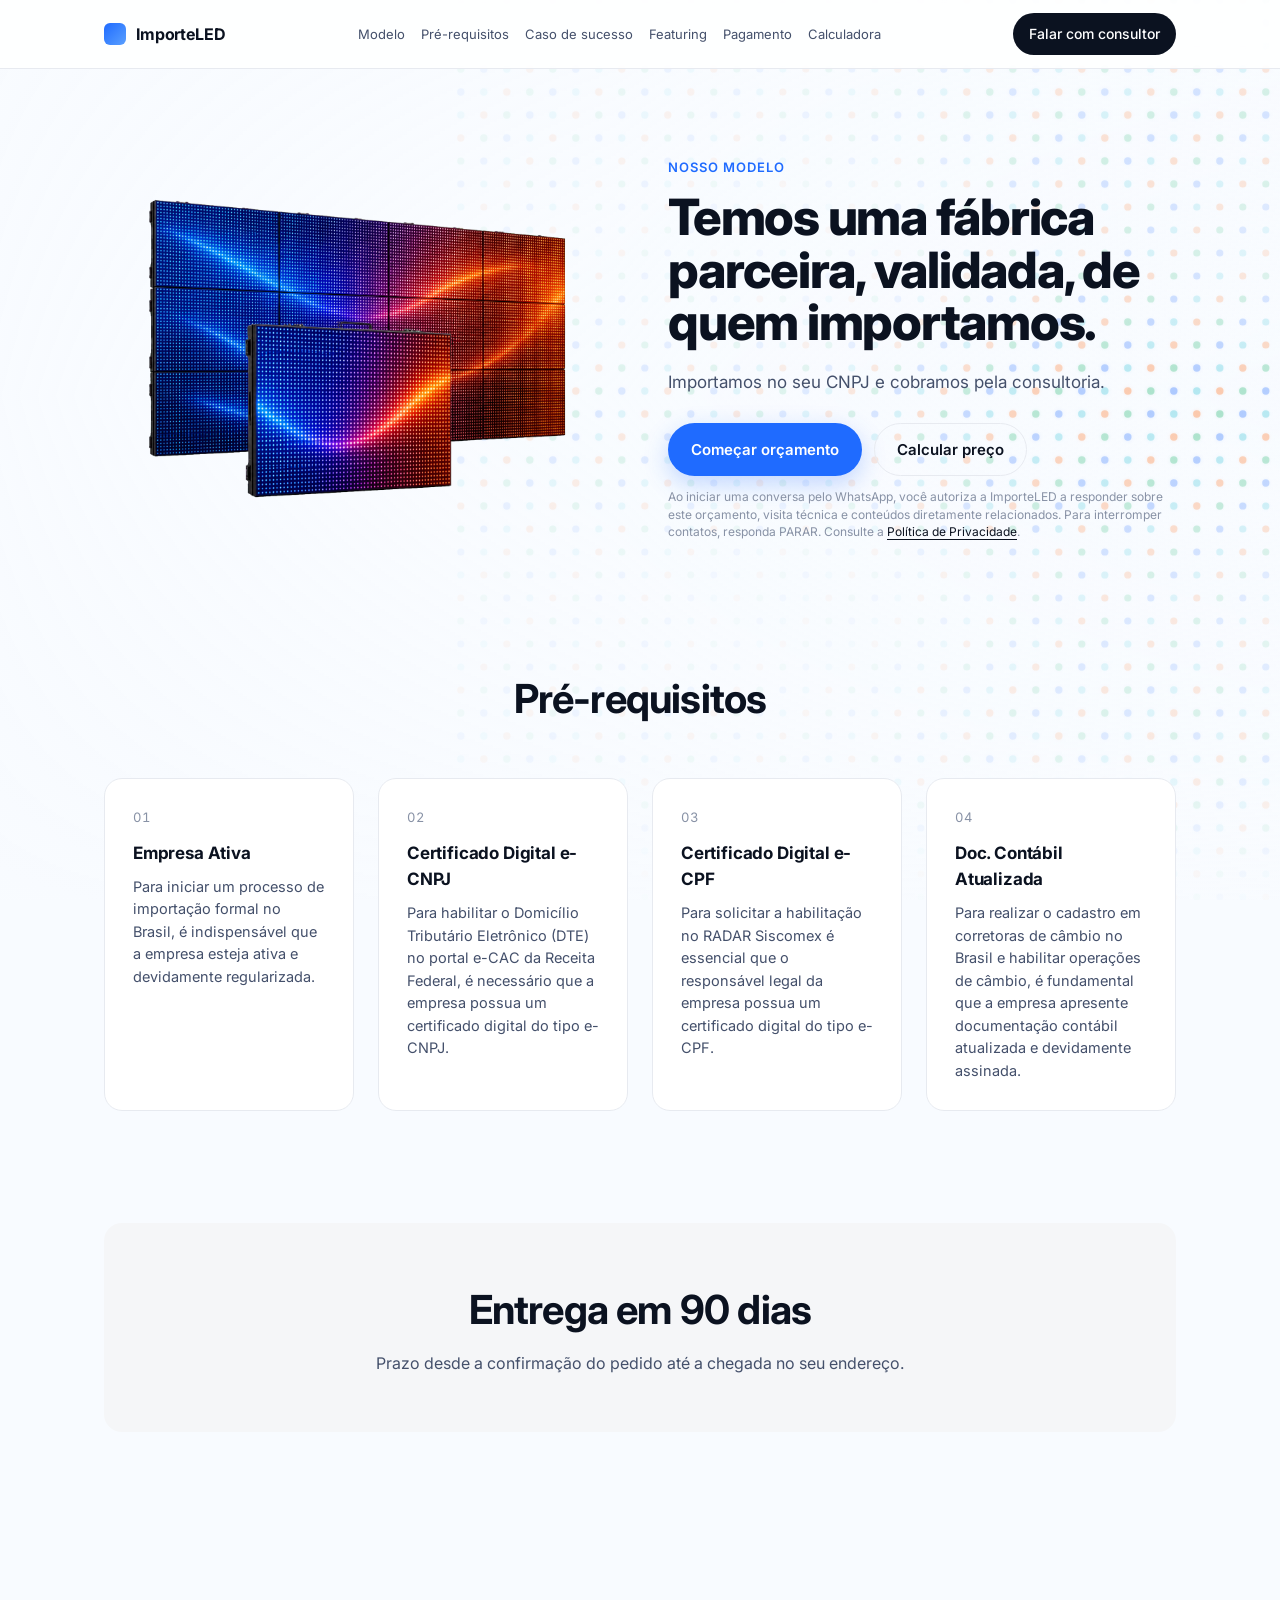
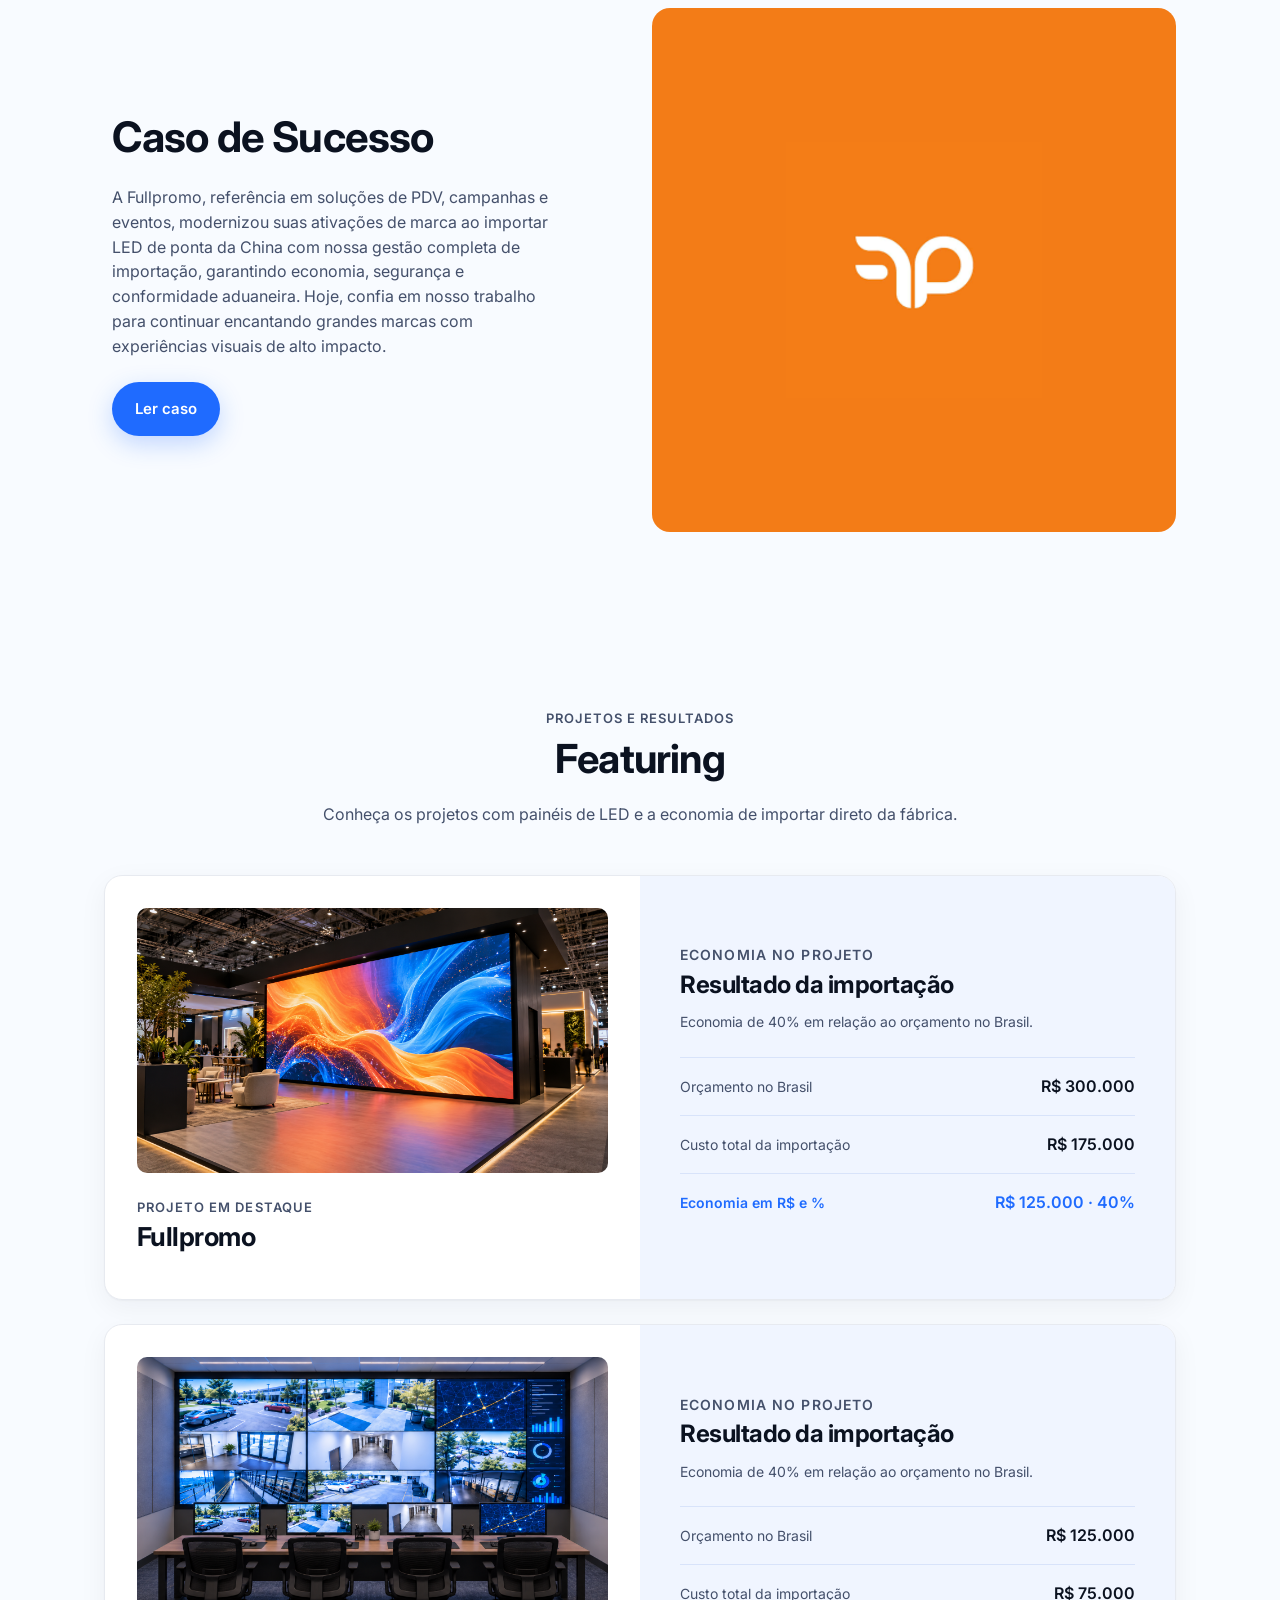
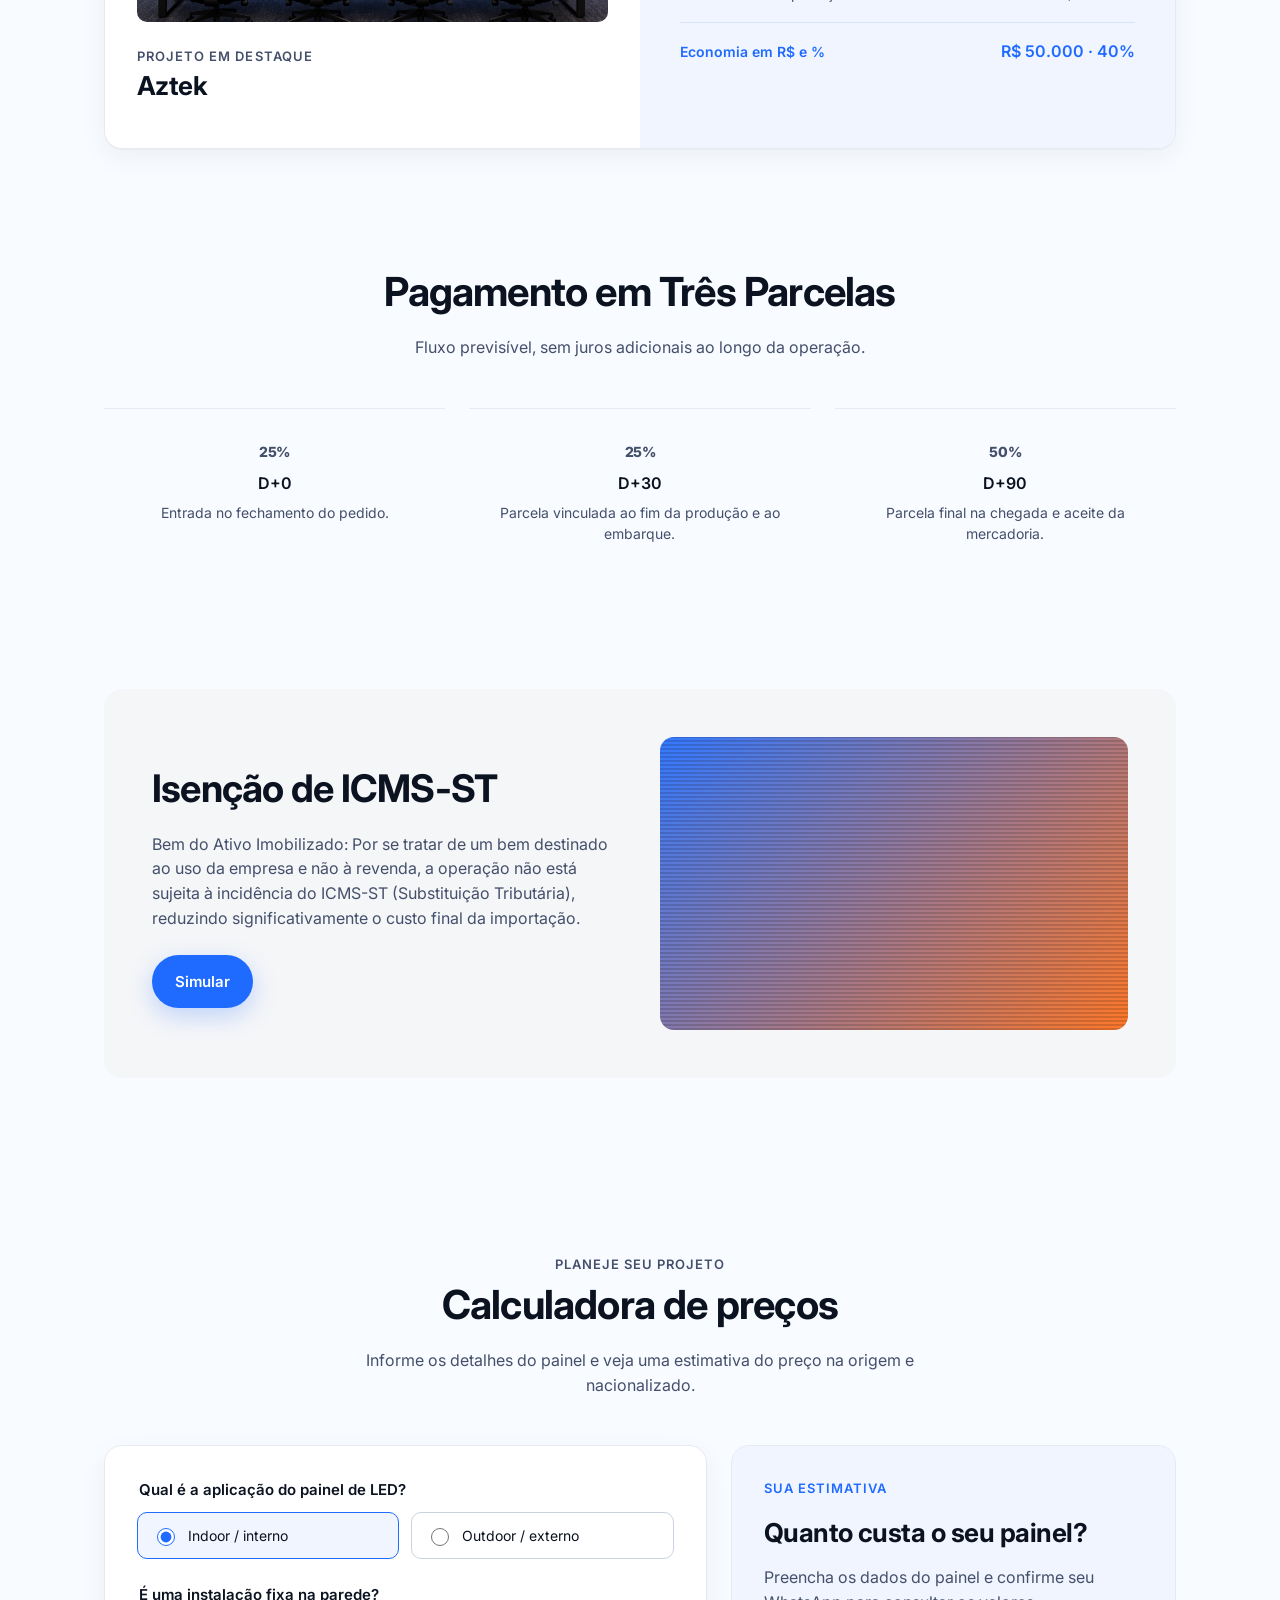
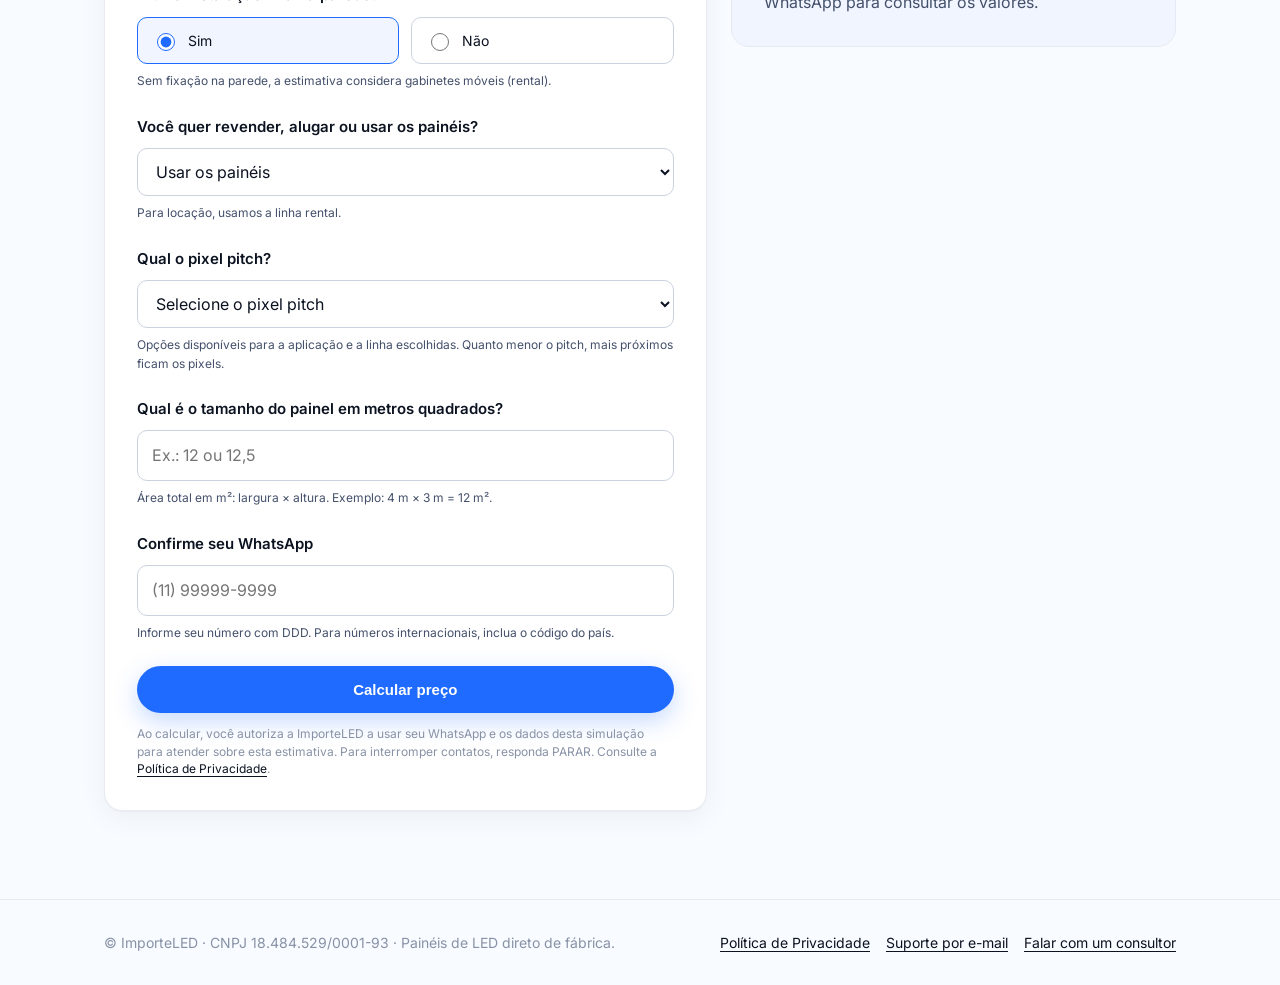
<file: index.html>
<!doctype html>
<html lang="pt-BR">
  <head>
    <meta charset="utf-8" />
    <meta name="viewport" content="width=device-width, initial-scale=1" />
    <title>ImporteLED | Painéis de LED direto de fábrica.</title>
    <meta
      name="description"
      content="Painéis de LED importados com preço nacionalizado, consultoria de importação e atendimento por WhatsApp mediante autorização."
    />
    <!-- Hotjar Tracking Code for ImporteLED -->
    <script>
      (function(h,o,t,j,a,r){
          h.hj=h.hj||function(){(h.hj.q=h.hj.q||[]).push(arguments)};
          h._hjSettings={hjid:6703658,hjsv:6};
          a=o.getElementsByTagName('head')[0];
          r=o.createElement('script');r.async=1;
          r.src=t+h._hjSettings.hjid+j+h._hjSettings.hjsv;
          a.appendChild(r);
      })(window,document,'https://static.hotjar.com/c/hotjar-','.js?sv=');
    </script>
    <link rel="preconnect" href="https://fonts.googleapis.com" />
    <link rel="preconnect" href="https://fonts.gstatic.com" crossorigin />
    <link
      href="https://fonts.googleapis.com/css2?family=Inter:wght@400;500;600;700;800&display=swap"
      rel="stylesheet"
    />
    <style>
      :root {
        --bg: #ffffff;
        --surface: #f5f6f8;
        --ink: #0b1220;
        --ink-soft: #44506b;
        --muted: #8892a6;
        --line: #e7eaf0;
        --accent: #1f6bff;
        --accent-ink: #ffffff;
        --orange: #ff6a13;
        --radius: 18px;
        --radius-sm: 10px;
        --maxw: 1120px;
        --shadow: 0 1px 2px rgba(10, 20, 40, 0.04), 0 8px 28px rgba(10, 20, 40, 0.05);
      }

      * { box-sizing: border-box; }

      html, body { margin: 0; padding: 0; }

      html {
        scroll-padding-top: 88px;
      }

      body {
        font-family: "Inter", -apple-system, BlinkMacSystemFont, "Segoe UI", Roboto, sans-serif;
        color: var(--ink);
        background: #f8fbff;
        line-height: 1.55;
        -webkit-font-smoothing: antialiased;
        -moz-osx-font-smoothing: grayscale;
      }

      a { color: inherit; text-decoration: none; }

      #led-canvas,
      .backdrop {
        position: fixed;
        inset: 0;
        width: 100%;
        height: 100%;
      }

      #led-canvas {
        z-index: 0;
      }

      .backdrop {
        z-index: 1;
        pointer-events: none;
        background:
          linear-gradient(90deg, rgba(248, 251, 255, 0.96), rgba(248, 251, 255, 0.78) 48%, rgba(248, 251, 255, 0.42)),
          linear-gradient(0deg, rgba(248, 251, 255, 0.94), rgba(248, 251, 255, 0.26) 56%, rgba(248, 251, 255, 0.76));
      }

      .site-header,
      main,
      .site-footer {
        position: relative;
        z-index: 2;
      }

      .container {
        max-width: var(--maxw);
        margin: 0 auto;
        padding: 0 24px;
      }

      /* Header */
      .site-header {
        position: sticky;
        top: 0;
        background: rgba(255, 255, 255, 0.85);
        backdrop-filter: saturate(140%) blur(14px);
        -webkit-backdrop-filter: saturate(140%) blur(14px);
        border-bottom: 1px solid var(--line);
        z-index: 20;
      }
      .site-header .container {
        display: flex;
        align-items: center;
        justify-content: space-between;
        height: 68px;
      }
      .brand {
        display: inline-flex;
        align-items: center;
        gap: 10px;
        font-weight: 700;
        letter-spacing: -0.01em;
      }
      .brand-mark {
        width: 22px;
        height: 22px;
        border-radius: 6px;
        background: linear-gradient(135deg, var(--accent), #5aa0ff);
      }
      .nav {
        display: flex;
        gap: 28px;
        color: var(--ink-soft);
        font-size: 14.5px;
      }
      .nav a:hover { color: var(--ink); }
      .nav-cta {
        display: inline-flex;
        align-items: center;
        gap: 8px;
        padding: 10px 16px;
        background: var(--ink);
        color: #fff;
        border-radius: 999px;
        font-size: 14px;
        font-weight: 500;
      }
      .nav-cta:hover { background: #1a2235; }

      @media (max-width: 980px) {
        .nav { display: none; }
      }

      /* Hero / Nosso Modelo */
      .hero {
        padding: 80px 0 56px;
      }
      .hero-grid {
        display: grid;
        grid-template-columns: 1fr 1fr;
        gap: 56px;
        align-items: center;
      }
      .hero-visual {
        background: transparent;
        border-radius: var(--radius);
        aspect-ratio: 4 / 3;
        display: grid;
        place-items: center;
      }
      .hero-visual img {
        display: block;
        width: 100%;
        height: 100%;
        object-fit: contain;
      }
      .eyebrow {
        color: var(--accent);
        font-size: 13px;
        font-weight: 600;
        letter-spacing: 0.08em;
        text-transform: uppercase;
        margin: 0 0 14px;
      }
      h1 {
        font-size: 50px;
        line-height: 1.05;
        letter-spacing: -0.025em;
        margin: 0 0 20px;
        font-weight: 800;
      }
      .lead {
        color: var(--ink-soft);
        font-size: 17px;
        max-width: 520px;
        margin: 0 0 28px;
      }
      .btn {
        display: inline-flex;
        align-items: center;
        gap: 10px;
        padding: 14px 22px;
        border-radius: 999px;
        font-weight: 600;
        font-size: 15px;
        border: 1px solid transparent;
        cursor: pointer;
        transition: transform .15s ease, background .15s ease, box-shadow .15s ease;
      }
      .btn-primary {
        background: var(--accent);
        color: var(--accent-ink);
        box-shadow: 0 8px 24px rgba(31, 107, 255, 0.25);
      }
      .btn-primary:hover { background: #155ae0; transform: translateY(-1px); }
      .btn-ghost {
        background: transparent;
        color: var(--ink);
        border-color: var(--line);
      }
      .btn-ghost:hover { border-color: var(--ink); }
      .consent-note {
        color: var(--muted);
        font-size: 12px;
        line-height: 1.45;
        max-width: 520px;
        margin: 12px 0 0;
      }
      .consent-note a,
      .legal-links a {
        color: var(--ink);
        text-decoration: underline;
        text-underline-offset: 3px;
      }

      @media (max-width: 860px) {
        .hero { padding: 56px 0 40px; }
        .hero-grid { grid-template-columns: 1fr; gap: 32px; }
      }

      /* Section */
      section.block {
        padding: 88px 0;
        scroll-margin-top: 88px;
      }
      .section-head {
        text-align: center;
        max-width: 640px;
        margin: 0 auto 48px;
      }
      .section-head h2 {
        font-size: clamp(28px, 3.4vw, 40px);
        letter-spacing: -0.02em;
        margin: 0 0 12px;
        font-weight: 700;
      }
      .section-head p {
        color: var(--ink-soft);
        margin: 0;
      }

      /* Pré-requisitos */
      .requirements {
        display: grid;
        grid-template-columns: repeat(4, 1fr);
        gap: 24px;
      }
      .req-card {
        padding: 28px;
        border-radius: var(--radius);
        border: 1px solid var(--line);
        background: #fff;
        transition: border-color .15s ease, transform .15s ease, box-shadow .15s ease;
      }
      .req-card:hover {
        border-color: #d7dce5;
        transform: translateY(-2px);
        box-shadow: var(--shadow);
      }
      .req-num {
        font-size: 13px;
        color: var(--muted);
        font-variant-numeric: tabular-nums;
        letter-spacing: 0.04em;
      }
      .req-card h3 {
        font-size: 17px;
        margin: 12px 0 10px;
        letter-spacing: -0.01em;
      }
      .req-card p {
        margin: 0;
        color: var(--ink-soft);
        font-size: 14.5px;
      }
      @media (max-width: 980px) { .requirements { grid-template-columns: repeat(2, 1fr); } }
      @media (max-width: 520px) { .requirements { grid-template-columns: 1fr; } }

      /* Banner simples */
      .banner {
        background: var(--surface);
        border-radius: var(--radius);
        padding: 56px 32px;
        text-align: center;
      }
      .banner h2 {
        font-size: clamp(28px, 3.4vw, 40px);
        margin: 0 0 10px;
        letter-spacing: -0.02em;
      }
      .banner p { color: var(--ink-soft); margin: 0; }

      /* Caso de Sucesso */
      .case-grid {
        display: grid;
        grid-template-columns: 1fr 1fr;
        gap: 24px;
        align-items: stretch;
      }
      .case-copy {
        padding: 12px 8px;
        display: flex;
        flex-direction: column;
        justify-content: center;
      }
      .case-copy h2 {
        font-size: clamp(30px, 3.6vw, 42px);
        letter-spacing: -0.02em;
        margin: 0 0 16px;
      }
      .case-copy p {
        color: var(--ink-soft);
        margin: 0 0 24px;
        max-width: 440px;
      }
      .case-visual {
        background: var(--orange);
        border-radius: var(--radius);
        min-height: 340px;
        overflow: hidden;
      }
      .case-visual img {
        display: block;
        width: 100%;
        height: 100%;
        min-height: 340px;
        object-fit: cover;
      }
      @media (max-width: 860px) { .case-grid { grid-template-columns: 1fr; } }

      /* Featuring */
      .featuring-card {
        display: grid;
        grid-template-columns: minmax(0, 1fr) minmax(0, 1fr);
        overflow: hidden;
        background: #fff;
        border: 1px solid var(--line);
        border-radius: var(--radius);
        box-shadow: var(--shadow);
      }
      .featuring-card + .featuring-card { margin-top: 24px; }
      .featuring-project { padding: 32px; }
      .featuring-photo {
        margin: 0 0 24px;
        overflow: hidden;
        border-radius: var(--radius-sm);
        background: var(--surface);
      }
      .featuring-photo img {
        display: block;
        width: 100%;
        height: auto;
        aspect-ratio: 16 / 9;
        object-fit: cover;
      }
      .featuring-photo figcaption {
        padding: 8px 12px;
        color: var(--ink-soft);
        font-size: 12px;
      }
      .featuring-project h3 {
        margin: 0 0 10px;
        font-size: 26px;
        letter-spacing: -0.02em;
      }
      .featuring-project > p { margin: 0; color: var(--ink-soft); }
      .featuring-savings {
        display: flex;
        flex-direction: column;
        justify-content: center;
        padding: 40px;
        background: #f0f5ff;
      }
      .featuring-savings h4 {
        margin: 0 0 8px;
        font-size: 24px;
        letter-spacing: -0.02em;
      }
      .featuring-savings > p {
        margin: 0;
        color: var(--ink-soft);
        font-size: 14px;
      }
      .featuring-costs { margin: 24px 0 0; }
      .featuring-costs > div {
        display: flex;
        justify-content: space-between;
        align-items: baseline;
        flex-wrap: wrap;
        gap: 8px 16px;
        padding: 16px 0;
        border-top: 1px solid #d8e3fa;
      }
      .featuring-costs dt { color: var(--ink-soft); font-size: 14px; }
      .featuring-costs dd { margin: 0; font-weight: 600; }
      .featuring-costs .featuring-total { color: var(--accent); }
      .featuring-costs .featuring-total dt { color: inherit; font-weight: 600; }
      @media (max-width: 860px) {
        .featuring-card { grid-template-columns: 1fr; }
      }
      @media (max-width: 520px) {
        .featuring-project, .featuring-savings { padding: 24px; }
      }

      /* Parcelas */
      .installments {
        display: grid;
        grid-template-columns: repeat(3, 1fr);
        gap: 24px;
        margin-top: 40px;
      }
      .inst-card {
        text-align: center;
        padding: 32px 20px;
        border-top: 1px solid var(--line);
      }
      .inst-pct {
        font-size: 56px;
        font-weight: 800;
        letter-spacing: -0.03em;
        margin: 0;
        color: var(--ink);
      }
      .inst-card h4 {
        margin: 8px 0 6px;
        font-size: 16px;
        font-weight: 600;
      }
      .inst-card p {
        margin: 0;
        color: var(--ink-soft);
        font-size: 14px;
      }
      @media (max-width: 720px) {
        .installments { grid-template-columns: 1fr; }
        .inst-card { border-top: 1px solid var(--line); }
      }

      /* ICMS */
      .icms {
        background: var(--surface);
        border-radius: var(--radius);
        padding: 48px;
        display: grid;
        grid-template-columns: 1fr 1fr;
        gap: 40px;
        align-items: center;
      }
      .icms h2 {
        font-size: clamp(28px, 3.4vw, 38px);
        letter-spacing: -0.02em;
        margin: 0 0 14px;
      }
      .icms p {
        color: var(--ink-soft);
        margin: 0 0 24px;
        max-width: 460px;
      }
      .icms-visual {
        aspect-ratio: 16 / 10;
        border-radius: 14px;
        background:
          linear-gradient(135deg, rgba(31,107,255,0.9), rgba(255,106,19,0.9)),
          repeating-linear-gradient(0deg, rgba(0,0,0,0.15) 0 2px, transparent 2px 4px);
        background-blend-mode: multiply;
      }
      @media (max-width: 860px) {
        .icms { grid-template-columns: 1fr; padding: 32px; }
      }

      /* Calculadora */
      .calculator-grid {
        display: grid;
        grid-template-columns: minmax(0, 1.15fr) minmax(0, .85fr);
        gap: 24px;
        align-items: start;
      }
      .calculator-form, .calculator-result {
        min-width: 0;
        padding: 32px;
        border: 1px solid var(--line);
        border-radius: var(--radius);
        background: #fff;
      }
      .calculator-form { box-shadow: var(--shadow); }
      .calculator-form [hidden] { display: none; }
      .calculator-question { margin: 0 0 24px; padding: 0; border: 0; min-width: 0; }
      .calculator-question legend, .calculator-question > label {
        display: block;
        margin-bottom: 10px;
        font-size: 15px;
        font-weight: 600;
      }
      .calculator-options { display: flex; gap: 12px; flex-wrap: wrap; }
      .calculator-choice {
        display: flex;
        flex: 1 1 120px;
        align-items: center;
        gap: 10px;
        padding: 12px 14px;
        border: 1px solid #cbd2df;
        border-radius: var(--radius-sm);
        cursor: pointer;
        font-size: 14px;
      }
      .calculator-choice:has(input:checked) { border-color: var(--accent); background: #f0f5ff; }
      .calculator-choice input { accent-color: var(--accent); width: 18px; height: 18px; flex-shrink: 0; }
      .calculator-question > input, .calculator-question select {
        display: block;
        width: 100%;
        min-height: 48px;
        padding: 12px 14px;
        border: 1px solid #cbd2df;
        border-radius: var(--radius-sm);
        background: #fff;
        color: var(--ink);
        font: inherit;
        font-size: 16px;
      }
      .calculator-form :is(input, select, button):focus-visible,
      .calculator-result a:focus-visible { outline: 3px solid var(--accent); outline-offset: 3px; }
      .calculator-help { margin: 8px 0 0; font-size: 12px; color: var(--ink-soft); }
      .calculator-form > .btn { width: 100%; justify-content: center; }
      .calculator-form > .btn:disabled { opacity: .65; cursor: wait; transform: none; }
      .calculator-status { margin: 16px 0 0; font-size: 14px; color: var(--ink-soft); }
      .calculator-status:empty { display: none; }
      .calculator-result { background: #f0f5ff; }
      .calculator-result h3 { margin: 0 0 12px; font-size: 26px; letter-spacing: -.02em; }
      .calculator-empty { color: var(--ink-soft); margin: 0; }
      .calculator-totals { margin: 24px 0; }
      .calculator-totals > div { padding: 20px 0; border-top: 1px solid #d8e3fa; }
      .calculator-totals dt { color: var(--ink-soft); font-size: 14px; }
      .calculator-totals dd { margin: 6px 0; font-size: clamp(26px, 3vw, 38px); line-height: 1.2; font-weight: 800; overflow-wrap: anywhere; }
      .calculator-totals .calculator-nationalized dd { color: var(--accent); }
      .calculator-unit { color: var(--ink-soft); font-size: 13px; }
      .calculator-details { margin: 0 0 24px; font-size: 14px; }
      .calculator-details > div { display: flex; flex-wrap: wrap; justify-content: space-between; gap: 8px; padding: 8px 0; }
      .calculator-details dt { color: var(--ink-soft); }
      .calculator-details dd { margin: 0; font-weight: 600; }
      .calculator-result [hidden] { display: none; }
      .site-header .nav { gap: 16px; font-size: 13px; }
      @media (max-width: 1080px) { .site-header .nav { display: none; } }
      @media (max-width: 860px) { .calculator-grid { grid-template-columns: 1fr; } }
      @media (max-width: 520px) { .calculator-form, .calculator-result { padding: 24px; } }

      /* Footer */
      footer.site-footer {
        border-top: 1px solid var(--line);
        padding: 32px 0;
        color: var(--muted);
        font-size: 14px;
      }
      .footer-inner {
        display: flex;
        justify-content: space-between;
        align-items: center;
        gap: 16px;
        flex-wrap: wrap;
      }
      .legal-links {
        display: inline-flex;
        gap: 16px;
        flex-wrap: wrap;
      }
      .footer-inner a:hover { color: var(--ink); }
    </style>
  </head>
  <body>
    <canvas id="led-canvas" aria-hidden="true"></canvas>
    <div class="backdrop" aria-hidden="true"></div>

    <header class="site-header">
      <div class="container">
        <a class="brand" href="index.html" aria-label="ImporteLED">
          <span class="brand-mark" aria-hidden="true"></span>
          <span>ImporteLED</span>
        </a>
        <nav class="nav" aria-label="Navegação principal">
          <a href="#modelo">Modelo</a>
          <a href="#requisitos">Pré-requisitos</a>
          <a href="#caso">Caso de sucesso</a>
          <a href="#featuring">Featuring</a>
          <a href="#pagamento">Pagamento</a>
          <a href="#calculadora">Calculadora</a>
        </nav>
        <a
          class="nav-cta"
          href="https://wa.me/5551980295513?text=Ol%C3%A1%2C%20autorizo%20a%20ImporteLED%20a%20me%20atender%20pelo%20WhatsApp%20sobre%20pain%C3%A9is%20de%20LED%20e%20consultoria%20de%20importa%C3%A7%C3%A3o.%20Se%20eu%20pedir%20PARAR%2C%20n%C3%A3o%20quero%20receber%20novos%20contatos."
          rel="noopener"
        >Falar com consultor</a>
      </div>
    </header>

    <main id="top">
      <!-- Hero / Nosso Modelo -->
      <section class="block hero" id="modelo">
        <div class="container hero-grid">
          <div class="hero-visual">
            <img src="assets/hero-led-panels-featured.png" alt="Painéis de LED vistos de frente com um módulo em destaque" />
          </div>
          <div>
            <p class="eyebrow">Nosso Modelo</p>
            <h1>Temos uma fábrica parceira, validada, de quem importamos.</h1>
            <p class="lead">
              Importamos no seu CNPJ e cobramos pela consultoria.
            </p>
            <div style="display:flex; gap:12px; flex-wrap:wrap;">
              <a class="btn btn-primary" href="https://api.whatsapp.com/send/?phone=5551980295513&text=Ol%C3%A1%2C+autorizo+a+ImporteLED+a+me+atender+pelo+WhatsApp+sobre+pain%C3%A9is+de+LED+e+consultoria+de+importa%C3%A7%C3%A3o.+Se+eu+pedir+PARAR%2C+n%C3%A3o+quero+receber+novos+contatos.&type=phone_number&app_absent=0">Começar orçamento</a>
              <a class="btn btn-ghost" href="#calculadora">Calcular preço</a>
            </div>
            <p class="consent-note">
              Ao iniciar uma conversa pelo WhatsApp, você autoriza a ImporteLED a responder sobre este orçamento,
              visita técnica e conteúdos diretamente relacionados. Para interromper contatos, responda PARAR.
              Consulte a <a href="politica-privacidade.html">Política de Privacidade</a>.
            </p>
          </div>
        </div>
      </section>

      <!-- Pré-requisitos -->
      <section class="block" id="requisitos" style="padding-top:40px;">
        <div class="container">
          <div class="section-head">
            <h2>Pré-requisitos</h2>
          </div>
          <div class="requirements">
            <article class="req-card">
              <div class="req-num">01</div>
              <h3>Empresa Ativa</h3>
              <p>
                Para iniciar um processo de importação formal no Brasil, é indispensável que a empresa esteja ativa
                e devidamente regularizada.
              </p>
            </article>
            <article class="req-card">
              <div class="req-num">02</div>
              <h3>Certificado Digital e-CNPJ</h3>
              <p>
                Para habilitar o Domicílio Tributário Eletrônico (DTE) no portal e-CAC da Receita Federal, é
                necessário que a empresa possua um certificado digital do tipo e-CNPJ.
              </p>
            </article>
            <article class="req-card">
              <div class="req-num">03</div>
              <h3>Certificado Digital e-CPF</h3>
              <p>
                Para solicitar a habilitação no RADAR Siscomex é essencial que o responsável legal da empresa
                possua um certificado digital do tipo e-CPF.
              </p>
            </article>
            <article class="req-card">
              <div class="req-num">04</div>
              <h3>Doc. Contábil Atualizada</h3>
              <p>
                Para realizar o cadastro em corretoras de câmbio no Brasil e habilitar operações de câmbio, é
                fundamental que a empresa apresente documentação contábil atualizada e devidamente assinada.
              </p>
            </article>
          </div>
        </div>
      </section>

      <!-- Banner: Entrega em 90 dias -->
      <section class="block" style="padding-top:24px;">
        <div class="container">
          <div class="banner">
            <h2>Entrega em 90 dias</h2>
            <p>Prazo desde a confirmação do pedido até a chegada no seu endereço.</p>
          </div>
        </div>
      </section>

      <!-- Caso de Sucesso -->
      <section class="block" id="caso">
        <div class="container case-grid">
          <div class="case-copy">
            <h2>Caso de Sucesso</h2>
            <p>
              A Fullpromo, referência em soluções de PDV, campanhas e eventos, modernizou suas ativações de marca
              ao importar LED de ponta da China com nossa gestão completa de importação, garantindo economia,
              segurança e conformidade aduaneira. Hoje, confia em nosso trabalho para continuar encantando
              grandes marcas com experiências visuais de alto impacto.
            </p>
            <div>
              <a class="btn btn-primary" href="#caso">Ler caso</a>
            </div>
          </div>
          <div class="case-visual">
            <img src="assets/fullpromo-case.png" alt="Logotipo da Fullpromo em fundo laranja" />
          </div>
        </div>
      </section>

      <!-- Featuring: adicionar novos projetos e valores confirmados nesta seção. -->
      <section class="block" id="featuring" aria-labelledby="featuring-title">
        <div class="container">
          <div class="section-head">
            <p class="eyebrow">Projetos e resultados</p>
            <h2 id="featuring-title">Featuring</h2>
            <p>Conheça os projetos com painéis de LED e a economia de importar direto da fábrica.</p>
          </div>
          <article class="featuring-card" aria-labelledby="featuring-fullpromo">
            <div class="featuring-project">
              <figure class="featuring-photo">
                <img src="assets/fullpromo-installation.png" alt="Simulação de um painel de LED instalado em um estande de evento" loading="lazy" width="1672" height="941" />
              </figure>
              <p class="eyebrow">Projeto em destaque</p>
              <h3 id="featuring-fullpromo">Fullpromo</h3>
            </div>
            <div class="featuring-savings">
              <p class="eyebrow">Economia no projeto</p>
              <h4>Resultado da importação</h4>
              <p>Economia de 40% em relação ao orçamento no Brasil.</p>
              <!-- Comparar orçamentos de mesmo escopo e incluir todos os custos da importação. -->
              <dl class="featuring-costs">
                <div>
                  <dt>Orçamento no Brasil</dt>
                  <dd>R$ 300.000</dd>
                </div>
                <div>
                  <dt>Custo total da importação</dt>
                  <dd>R$ 175.000</dd>
                </div>
                <div class="featuring-total">
                  <dt>Economia em R$ e %</dt>
                  <dd>R$ 125.000 · 40%</dd>
                </div>
              </dl>
            </div>
          </article>
          <article class="featuring-card" aria-labelledby="featuring-aztek">
            <div class="featuring-project">
              <figure class="featuring-photo">
                <img src="assets/aztek-control-room-v4.png" alt="Simulação de sala de controle com quatro estações, cada monitor exibindo uma parte diferente do painel de LED na parede" loading="lazy" width="1672" height="941" />
              </figure>
              <p class="eyebrow">Projeto em destaque</p>
              <h3 id="featuring-aztek">Aztek</h3>
            </div>
            <div class="featuring-savings">
              <p class="eyebrow">Economia no projeto</p>
              <h4>Resultado da importação</h4>
              <p>Economia de 40% em relação ao orçamento no Brasil.</p>
              <dl class="featuring-costs">
                <div>
                  <dt>Orçamento no Brasil</dt>
                  <dd>R$ 125.000</dd>
                </div>
                <div>
                  <dt>Custo total da importação</dt>
                  <dd>R$ 75.000</dd>
                </div>
                <div class="featuring-total">
                  <dt>Economia em R$ e %</dt>
                  <dd>R$ 50.000 · 40%</dd>
                </div>
              </dl>
            </div>
          </article>
        </div>
      </section>

      <!-- Pagamento -->
      <section class="block" id="pagamento" style="padding-top:24px;">
        <div class="container">
          <div class="section-head">
            <h2>Pagamento em Três Parcelas</h2>
            <p>Fluxo previsível, sem juros adicionais ao longo da operação.</p>
          </div>
          <div class="installments">
            <div class="inst-card">
              <p class="inst-pct">25%</p>
              <h4>D+0</h4>
              <p>Entrada no fechamento do pedido.</p>
            </div>
            <div class="inst-card">
              <p class="inst-pct">25%</p>
              <h4>D+30</h4>
              <p>Parcela vinculada ao fim da produção e ao embarque.</p>
            </div>
            <div class="inst-card">
              <p class="inst-pct">50%</p>
              <h4>D+90</h4>
              <p>Parcela final na chegada e aceite da mercadoria.</p>
            </div>
          </div>
        </div>
      </section>

      <!-- ICMS-ST -->
      <section class="block" style="padding-top:24px;">
        <div class="container">
          <div class="icms">
            <div>
              <h2>Isenção de ICMS-ST</h2>
              <p>
                Bem do Ativo Imobilizado: Por se tratar de um bem destinado ao uso da empresa
                e não à revenda, a operação não está sujeita à incidência do ICMS-ST
                (Substituição Tributária), reduzindo significativamente o custo final da importação.
              </p>
              <a class="btn btn-primary" href="https://api.whatsapp.com/send/?phone=5551980295513&text=Ol%C3%A1%2C+autorizo+a+ImporteLED+a+me+atender+pelo+WhatsApp+sobre+pain%C3%A9is+de+LED+e+consultoria+de+importa%C3%A7%C3%A3o.+Se+eu+pedir+PARAR%2C+n%C3%A3o+quero+receber+novos+contatos.&type=phone_number&app_absent=0">Simular</a>
            </div>
            <div class="icms-visual" aria-hidden="true"></div>
          </div>
        </div>
      </section>
      <!-- Calculadora de preços -->
      <section class="block" id="calculadora" aria-labelledby="calculator-title">
        <div class="container">
          <div class="section-head">
            <p class="eyebrow">Planeje seu projeto</p>
            <h2 id="calculator-title">Calculadora de preços</h2>
            <p>Informe os detalhes do painel e veja uma estimativa do preço na origem e nacionalizado.</p>
          </div>
          <div class="calculator-grid">
            <form class="calculator-form" id="led-calculator" data-alert-endpoint="https://formsubmit.co/ajax/thiago@caring.com.br" aria-label="Calcular preço do painel de LED">
              <fieldset class="calculator-question">
                <legend>Qual é a aplicação do painel de LED?</legend>
                <div class="calculator-options">
                  <label class="calculator-choice"><input type="radio" name="application" value="indoor" required checked />Indoor / interno</label>
                  <label class="calculator-choice"><input type="radio" name="application" value="outdoor" required />Outdoor / externo</label>
                </div>
              </fieldset>
              <fieldset class="calculator-question" aria-describedby="calculator-wall-help">
                <legend>É uma instalação fixa na parede?</legend>
                <div class="calculator-options">
                  <label class="calculator-choice"><input type="radio" name="wall" value="yes" required checked />Sim</label>
                  <label class="calculator-choice"><input type="radio" name="wall" value="no" required />Não</label>
                </div>
                <p class="calculator-help" id="calculator-wall-help">Sem fixação na parede, a estimativa considera gabinetes móveis (rental).</p>
              </fieldset>
              <div class="calculator-question">
                <label for="calculator-purpose">Você quer revender, alugar ou usar os painéis?</label>
                <select id="calculator-purpose" name="purpose" aria-describedby="calculator-purpose-help" required>
                  <option value="use">Usar os painéis</option>
                  <option value="resale">Revender os painéis</option>
                  <option value="rental">Alugar para terceiros / locação</option>
                </select>
                <p class="calculator-help" id="calculator-purpose-help">Para locação, usamos a linha rental.</p>
              </div>
              <div class="calculator-question">
                <label for="calculator-pitch">Qual o pixel pitch?</label>
                <select id="calculator-pitch" name="pitch" aria-describedby="calculator-pitch-help" required disabled>
                  <option value="">Carregando opções…</option>
                </select>
                <p class="calculator-help" id="calculator-pitch-help">Opções disponíveis para a aplicação e a linha escolhidas. Quanto menor o pitch, mais próximos ficam os pixels.</p>
                <button class="btn btn-ghost" id="calculator-retry-prices" type="button" hidden>Tentar carregar opções novamente</button>
              </div>
              <div class="calculator-question">
                <label for="calculator-area">Qual é o tamanho do painel em metros quadrados?</label>
                <input id="calculator-area" name="area" type="text" inputmode="decimal" placeholder="Ex.: 12 ou 12,5" pattern="[0-9]+([.,][0-9]+)?" maxlength="12" aria-describedby="calculator-area-help" required />
                <p class="calculator-help" id="calculator-area-help">Área total em m²: largura × altura. Exemplo: 4 m × 3 m = 12 m².</p>
              </div>
              <div class="calculator-question">
                <label for="calculator-whatsapp">Confirme seu WhatsApp</label>
                <input id="calculator-whatsapp" name="whatsapp" type="tel" autocomplete="tel" placeholder="(11) 99999-9999" maxlength="25" aria-describedby="calculator-whatsapp-help" required />
                <p class="calculator-help" id="calculator-whatsapp-help">Informe seu número com DDD. Para números internacionais, inclua o código do país.</p>
              </div>
              <button class="btn btn-primary" type="submit">Calcular preço</button>
              <p class="consent-note">Ao calcular, você autoriza a ImporteLED a usar seu WhatsApp e os dados desta simulação para atender sobre esta estimativa. Para interromper contatos, responda PARAR. Consulte a <a href="politica-privacidade.html">Política de Privacidade</a>.</p>
              <p class="calculator-status" id="calculator-status" role="status" aria-live="polite"></p>
              <noscript><p>Ative o JavaScript para calcular os preços.</p></noscript>
            </form>
            <aside class="calculator-result" aria-labelledby="calculator-result-title">
              <p class="eyebrow">Sua estimativa</p>
              <h3 id="calculator-result-title">Quanto custa o seu painel?</h3>
              <p class="calculator-empty" id="calculator-empty">Preencha os dados do painel e confirme seu WhatsApp para consultar os valores.</p>
              <div id="calculator-values" hidden>
                <dl class="calculator-totals">
                  <div>
                    <dt>Preço total na origem · US$</dt>
                    <dd id="calculator-origin-total"></dd>
                    <span class="calculator-unit" id="calculator-origin-unit"></span>
                  </div>
                  <div class="calculator-nationalized">
                    <dt>Preço total nacionalizado · R$</dt>
                    <dd id="calculator-nationalized-total"></dd>
                    <span class="calculator-unit" id="calculator-nationalized-unit"></span>
                    <p class="calculator-help" id="calculator-ptax-reference"></p>
                  </div>
                </dl>
                <dl class="calculator-details">
                  <div><dt>Área do painel</dt><dd id="calculator-summary-area"></dd></div>
                  <div><dt>Linha selecionada</dt><dd id="calculator-summary-family"></dd></div>
                  <div><dt>Pixel pitch</dt><dd id="calculator-summary-pitch"></dd></div>
                  <div><dt>LED de referência</dt><dd id="calculator-summary-lamp"></dd></div>
                  <div><dt>Finalidade</dt><dd id="calculator-summary-purpose"></dd></div>
                </dl>
                <p class="calculator-help">Estimativa pela tabela de preços do site, usando o menor preço disponível para o pitch selecionado. Instalação e estrutura de suporte não estão incluídas. O orçamento final depende da validação do projeto.</p>
                <br />
                <a class="btn btn-primary" id="calculator-consultant" href="https://wa.me/5551980295513" rel="noopener">Validar com um consultor</a>
                <p class="consent-note">Ao abrir a conversa, você autoriza o atendimento sobre esta estimativa. Para interromper contatos, responda PARAR.</p>
              </div>
            </aside>
          </div>
        </div>
      </section>

    </main>

    <footer class="site-footer">
      <div class="container footer-inner">
        <span>© ImporteLED · CNPJ 18.484.529/0001-93 · Painéis de LED direto de fábrica.</span>
        <span class="legal-links">
          <a href="politica-privacidade.html">Política de Privacidade</a>
          <a href="mailto:thiago@caring.com.br">Suporte por e-mail</a>
          <a
            href="https://wa.me/5551980295513?text=Ol%C3%A1%2C%20autorizo%20a%20ImporteLED%20a%20me%20atender%20pelo%20WhatsApp%20sobre%20pain%C3%A9is%20de%20LED%20e%20consultoria%20de%20importa%C3%A7%C3%A3o.%20Se%20eu%20pedir%20PARAR%2C%20n%C3%A3o%20quero%20receber%20novos%20contatos."
            rel="noopener"
          >Falar com um consultor</a>
        </span>
      </div>
    </footer>
    <script src="assets/led-prices.js" defer></script>
    <script src="assets/ptax.js?v=cotacao-5-50" defer></script>
    <script src="assets/led-calculator.js?v=cotacao-fixa-2" defer></script>
    <script>
      const canvas = document.querySelector("#led-canvas");
      const ctx = canvas.getContext("2d");
      let width = 0;
      let height = 0;
      let pixelRatio = 1;
      let time = 0;

      function resizeCanvas() {
        pixelRatio = Math.min(window.devicePixelRatio || 1, 2);
        width = canvas.clientWidth;
        height = canvas.clientHeight;
        canvas.width = Math.floor(width * pixelRatio);
        canvas.height = Math.floor(height * pixelRatio);
        ctx.setTransform(pixelRatio, 0, 0, pixelRatio, 0, 0);
      }

      function drawLedWall() {
        time += 0.012;
        ctx.clearRect(0, 0, width, height);
        ctx.fillStyle = "#f8fbff";
        ctx.fillRect(0, 0, width, height);

        const gap = width < 640 ? 18 : 23;
        const dot = width < 640 ? 2.6 : 3.4;
        const startX = width < 980 ? width * 0.08 : width * 0.36;
        const colors = [
          [31, 107, 255],
          [49, 193, 214],
          [255, 106, 19],
          [25, 179, 106],
        ];

        for (let y = -gap; y < height + gap; y += gap) {
          for (let x = startX; x < width + gap; x += gap) {
            const wave = Math.sin(x * 0.011 + time * 3) + Math.cos(y * 0.018 - time * 2.1);
            const glow = Math.max(0.18, Math.min(0.86, 0.34 + wave * 0.2 + (x / width) * 0.24));
            const color = colors[Math.abs(Math.floor((x + y) / gap)) % colors.length];
            ctx.beginPath();
            ctx.fillStyle = `rgba(${color[0]}, ${color[1]}, ${color[2]}, ${glow})`;
            ctx.shadowColor = `rgba(${color[0]}, ${color[1]}, ${color[2]}, ${glow * 0.42})`;
            ctx.shadowBlur = 4 * glow;
            ctx.arc(x, y, dot + glow * 0.36, 0, Math.PI * 2);
            ctx.fill();
          }
        }

        ctx.shadowBlur = 0;
        requestAnimationFrame(drawLedWall);
      }

      window.addEventListener("resize", resizeCanvas);
      resizeCanvas();
      drawLedWall();
    </script>
  </body>
</html>
</file>
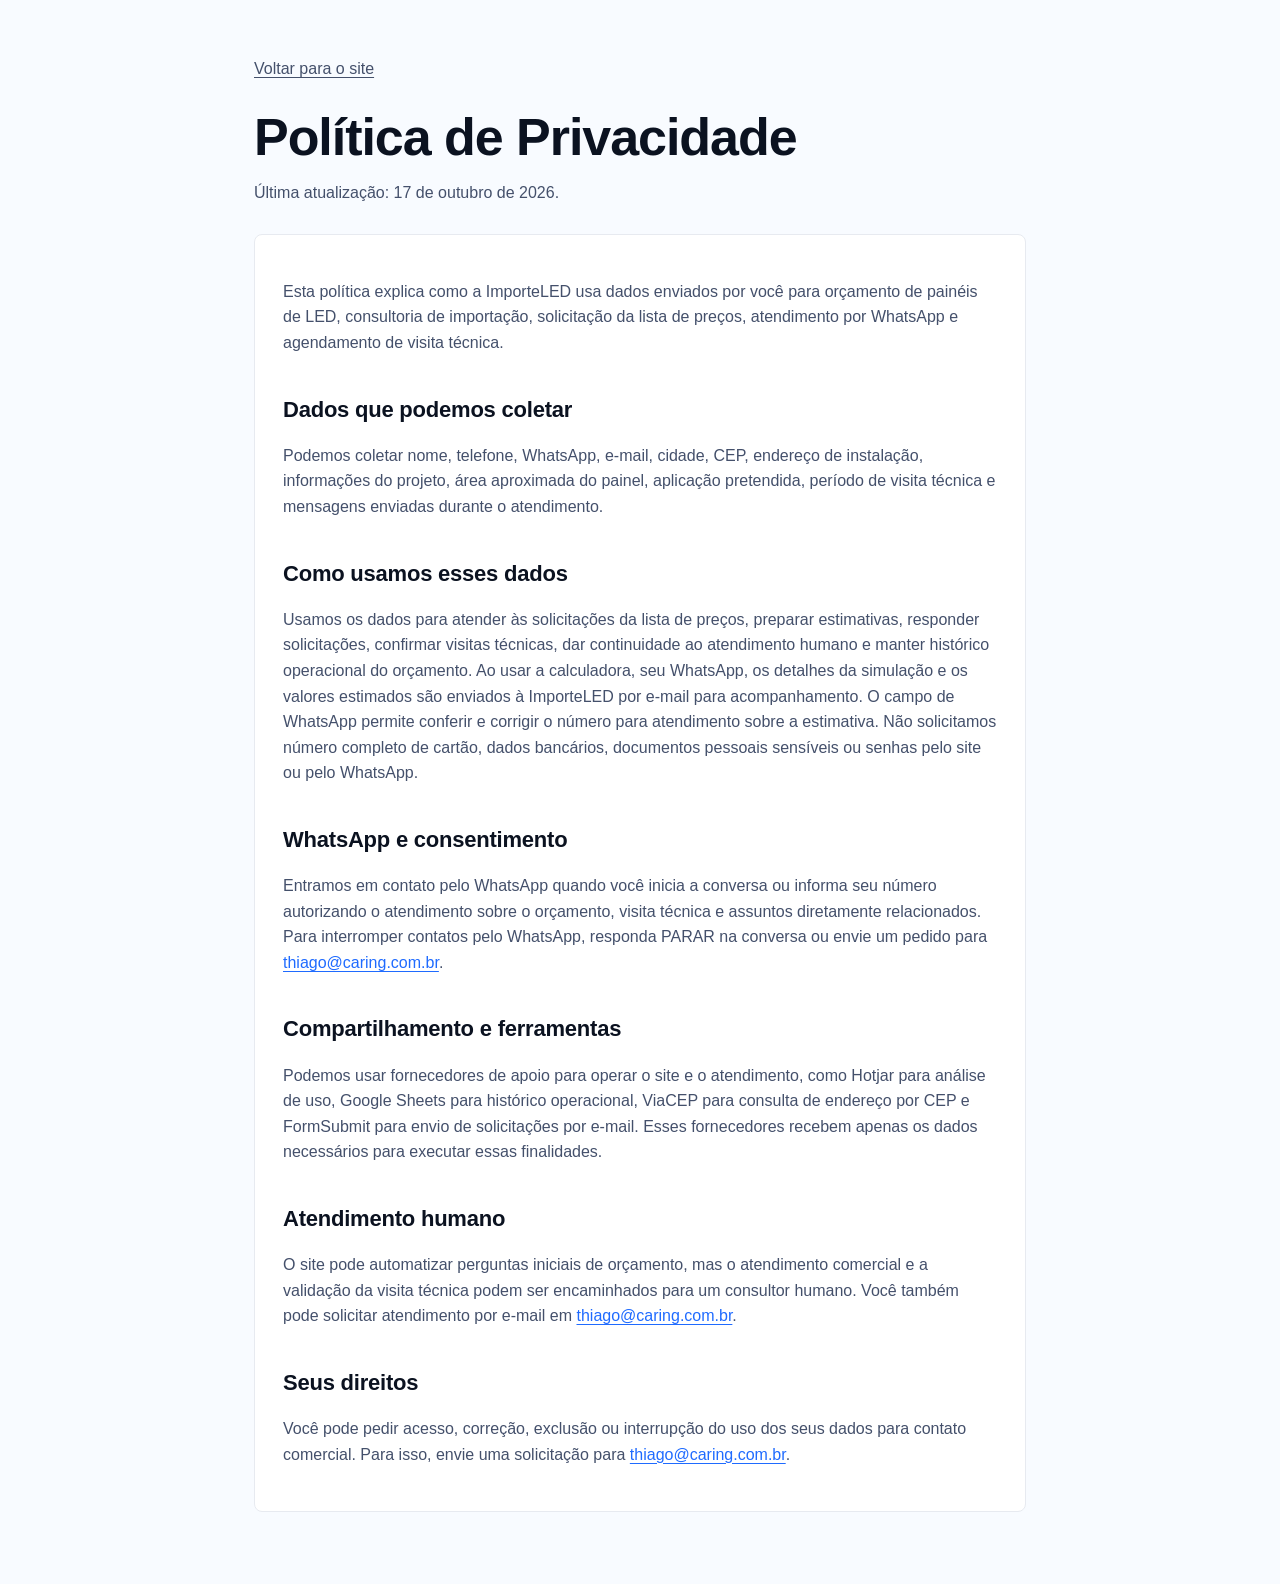
<file: politica-privacidade.html>
<!doctype html>
<html lang="pt-BR">
  <head>
    <meta charset="utf-8" />
    <meta name="viewport" content="width=device-width, initial-scale=1" />
    <title>Política de Privacidade | ImporteLED</title>
    <meta
      name="description"
      content="Como a ImporteLED coleta e usa dados para orçamento, atendimento por WhatsApp e visita técnica."
    />
    <style>
      :root {
        --bg: #f8fbff;
        --surface: #ffffff;
        --ink: #0b1220;
        --ink-soft: #44506b;
        --line: #e7eaf0;
        --accent: #1f6bff;
      }

      * { box-sizing: border-box; }

      body {
        margin: 0;
        font-family: Inter, -apple-system, BlinkMacSystemFont, "Segoe UI", Roboto, sans-serif;
        color: var(--ink);
        background: var(--bg);
        line-height: 1.6;
      }

      main {
        max-width: 820px;
        margin: 0 auto;
        padding: 56px 24px 72px;
      }

      a {
        color: var(--accent);
        text-underline-offset: 3px;
      }

      h1 {
        margin: 0 0 12px;
        font-size: clamp(34px, 5vw, 52px);
        line-height: 1.05;
        letter-spacing: -0.02em;
      }

      h2 {
        margin: 36px 0 10px;
        font-size: 22px;
        letter-spacing: -0.01em;
      }

      p, li {
        color: var(--ink-soft);
      }

      .card {
        margin-top: 28px;
        padding: 28px;
        border: 1px solid var(--line);
        border-radius: 8px;
        background: var(--surface);
      }

      .back {
        display: inline-flex;
        margin-bottom: 28px;
        color: var(--ink-soft);
      }
    </style>
  </head>
  <body>
    <main>
      <a class="back" href="index.html">Voltar para o site</a>
      <h1>Política de Privacidade</h1>
      <p>Última atualização: 17 de outubro de 2026.</p>

      <div class="card">
        <p>
          Esta política explica como a ImporteLED usa dados enviados por você para orçamento de painéis de LED,
          consultoria de importação, solicitação da lista de preços, atendimento por WhatsApp e agendamento de visita técnica.
        </p>

        <h2>Dados que podemos coletar</h2>
        <p>
          Podemos coletar nome, telefone, WhatsApp, e-mail, cidade, CEP, endereço de instalação, informações do projeto,
          área aproximada do painel, aplicação pretendida, período de visita técnica e mensagens enviadas durante
          o atendimento.
        </p>

        <h2>Como usamos esses dados</h2>
        <p>
          Usamos os dados para atender às solicitações da lista de preços, preparar estimativas, responder solicitações, confirmar visitas técnicas, dar
          continuidade ao atendimento humano e manter histórico operacional do orçamento. Ao usar a calculadora,
          seu WhatsApp, os detalhes da simulação e os valores estimados são enviados à ImporteLED por e-mail para acompanhamento.
          O campo de WhatsApp permite conferir e corrigir o número para atendimento sobre a estimativa. Não solicitamos número
          completo de cartão, dados bancários, documentos pessoais sensíveis ou senhas pelo site ou pelo WhatsApp.
        </p>

        <h2>WhatsApp e consentimento</h2>
        <p>
          Entramos em contato pelo WhatsApp quando você inicia a conversa ou informa seu número autorizando o
          atendimento sobre o orçamento, visita técnica e assuntos diretamente relacionados. Para interromper
          contatos pelo WhatsApp, responda PARAR na conversa ou envie um pedido para
          <a href="mailto:thiago@caring.com.br">thiago@caring.com.br</a>.
        </p>

        <h2>Compartilhamento e ferramentas</h2>
        <p>
          Podemos usar fornecedores de apoio para operar o site e o atendimento, como Hotjar para análise de uso,
          Google Sheets para histórico operacional, ViaCEP para consulta de endereço por CEP e FormSubmit para envio
          de solicitações por e-mail. Esses fornecedores recebem apenas os dados necessários para executar essas
          finalidades.
        </p>

        <h2>Atendimento humano</h2>
        <p>
          O site pode automatizar perguntas iniciais de orçamento, mas o atendimento comercial e a validação da
          visita técnica podem ser encaminhados para um consultor humano. Você também pode solicitar atendimento por
          e-mail em <a href="mailto:thiago@caring.com.br">thiago@caring.com.br</a>.
        </p>

        <h2>Seus direitos</h2>
        <p>
          Você pode pedir acesso, correção, exclusão ou interrupção do uso dos seus dados para contato comercial.
          Para isso, envie uma solicitação para <a href="mailto:thiago@caring.com.br">thiago@caring.com.br</a>.
        </p>
      </div>
    </main>
  </body>
</html>
</file>
